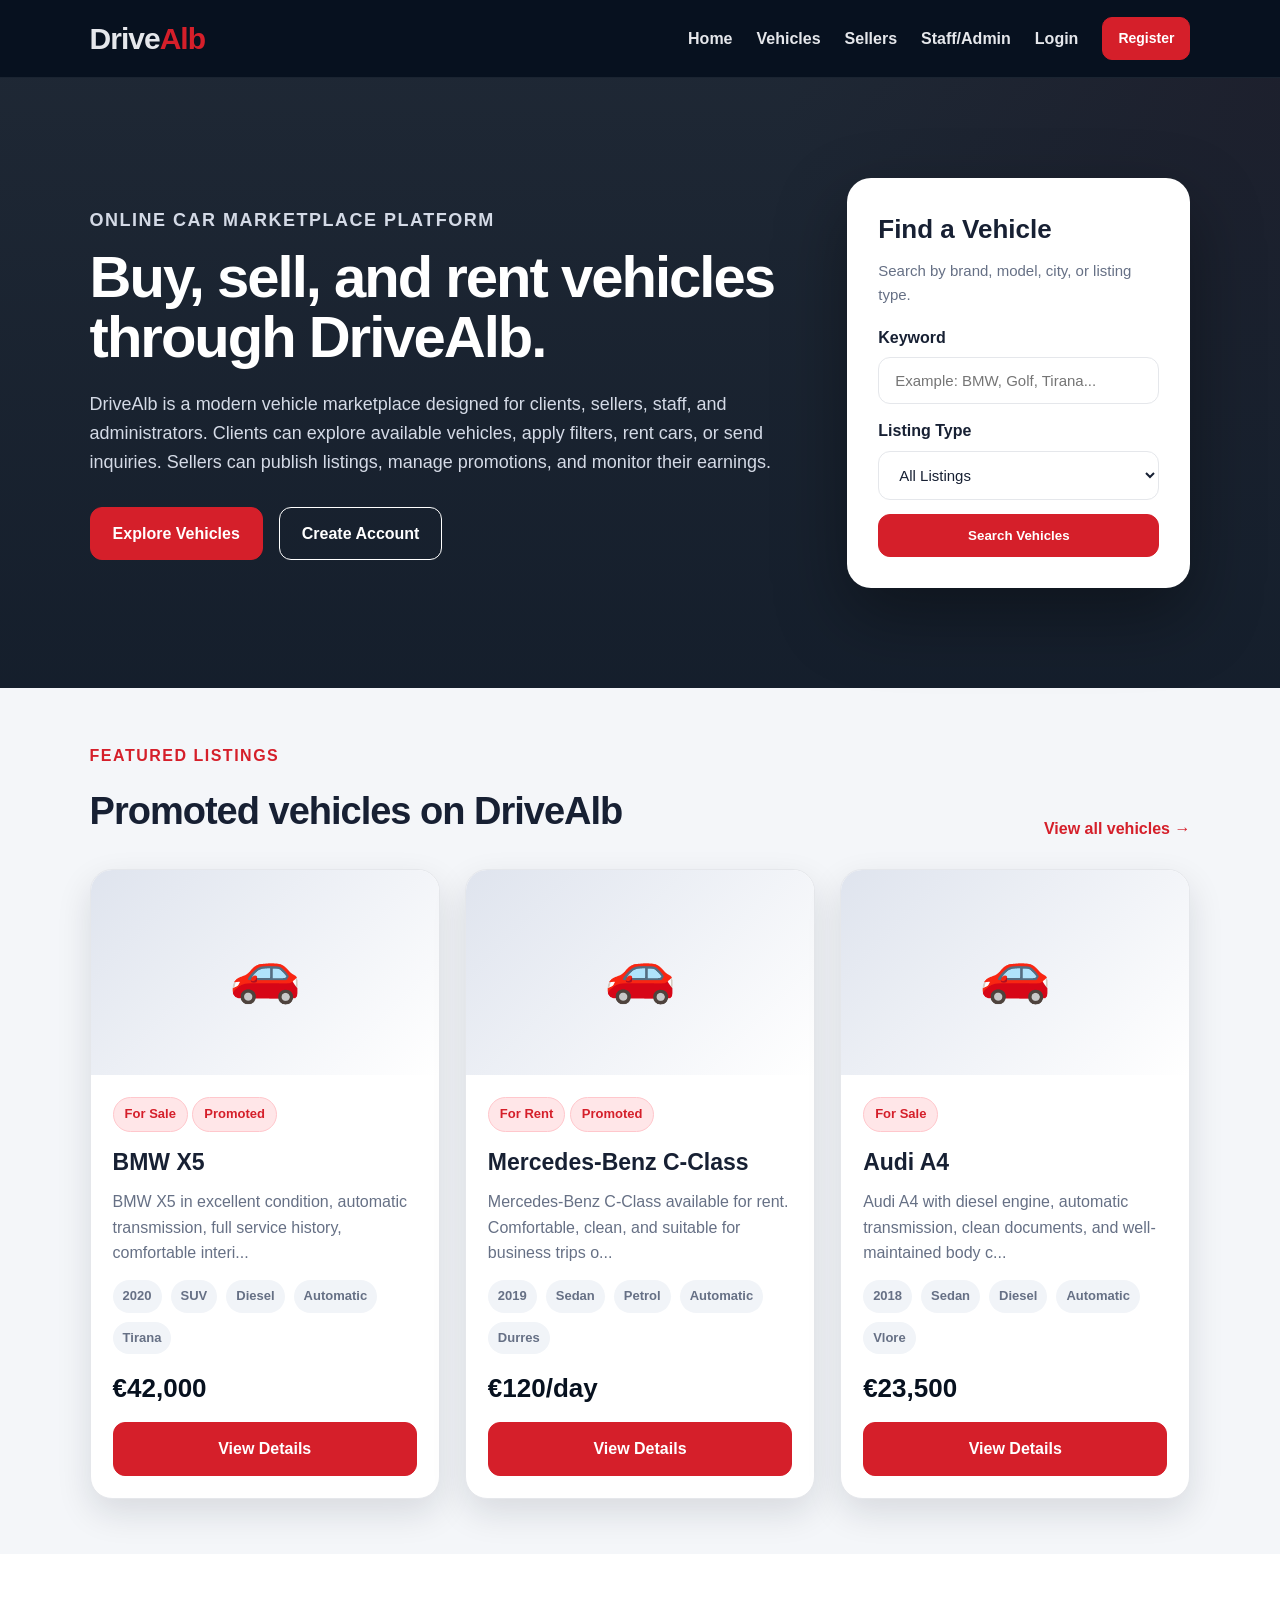
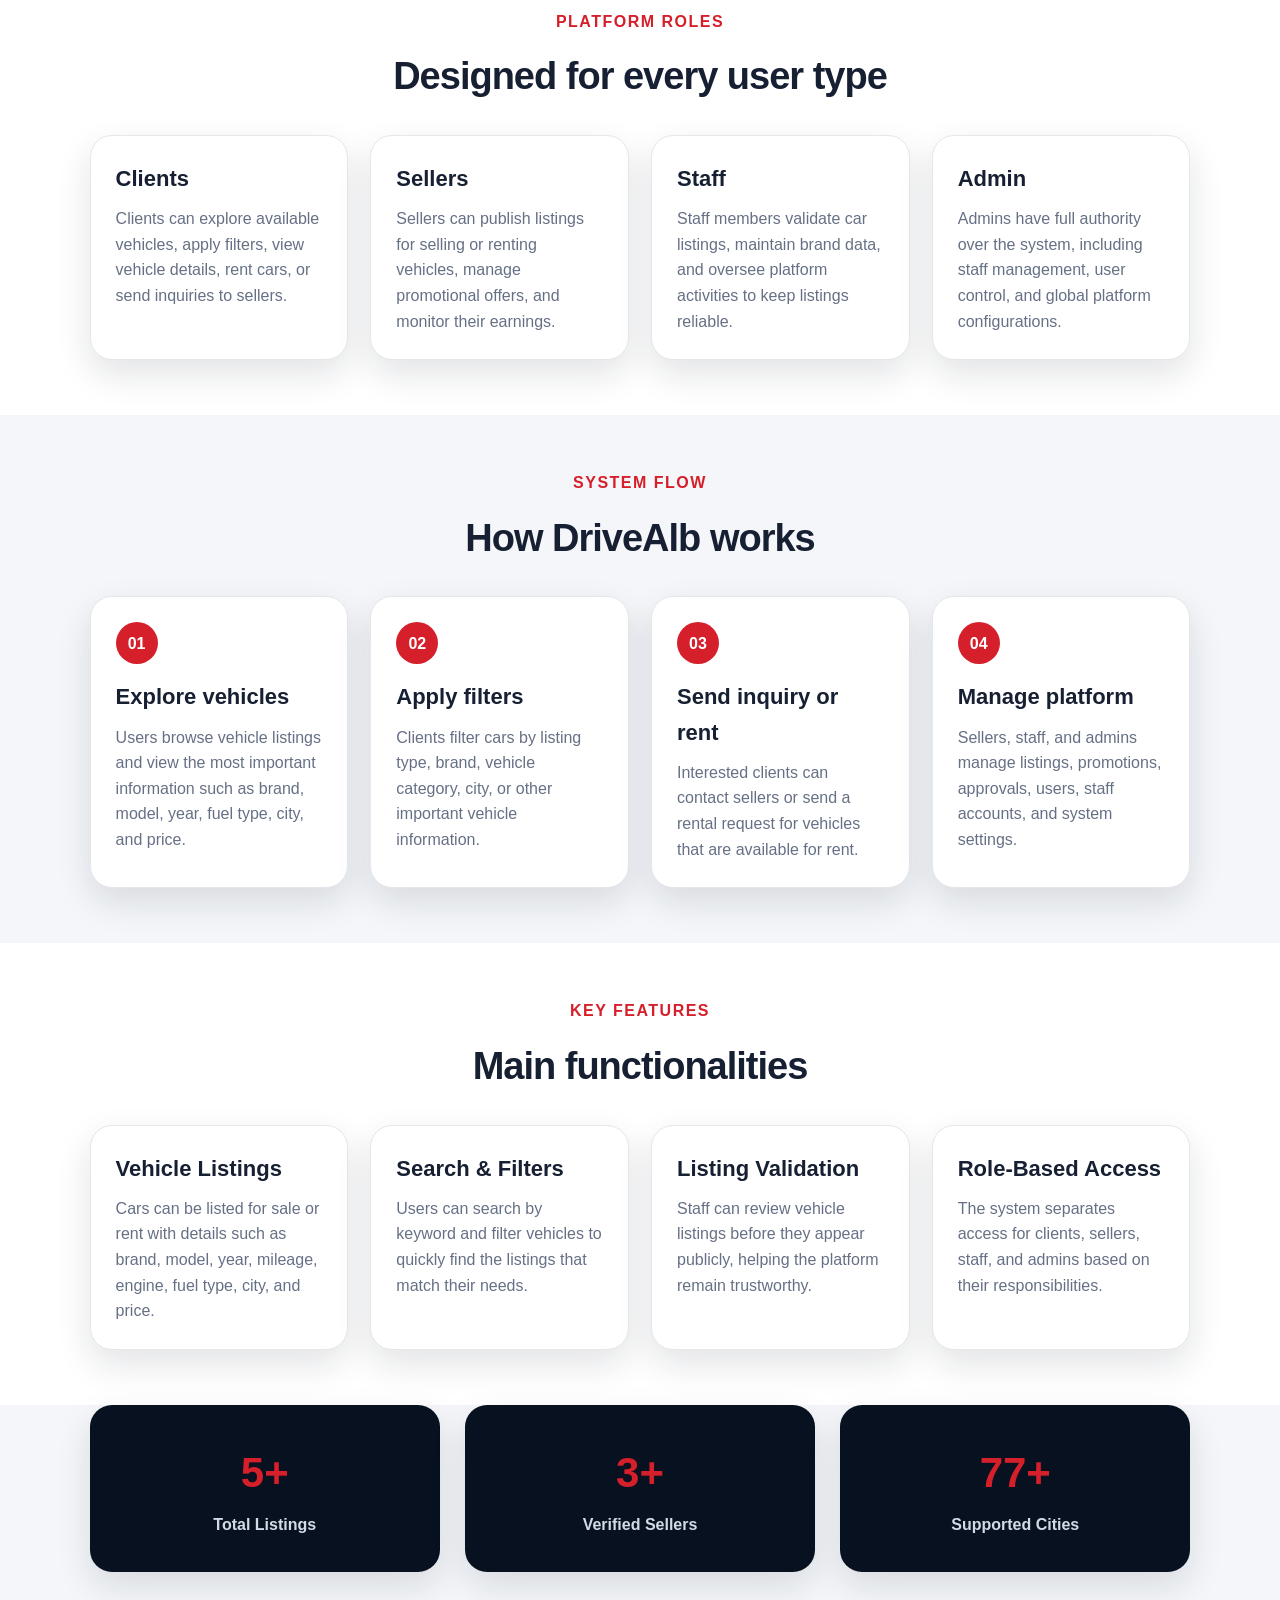
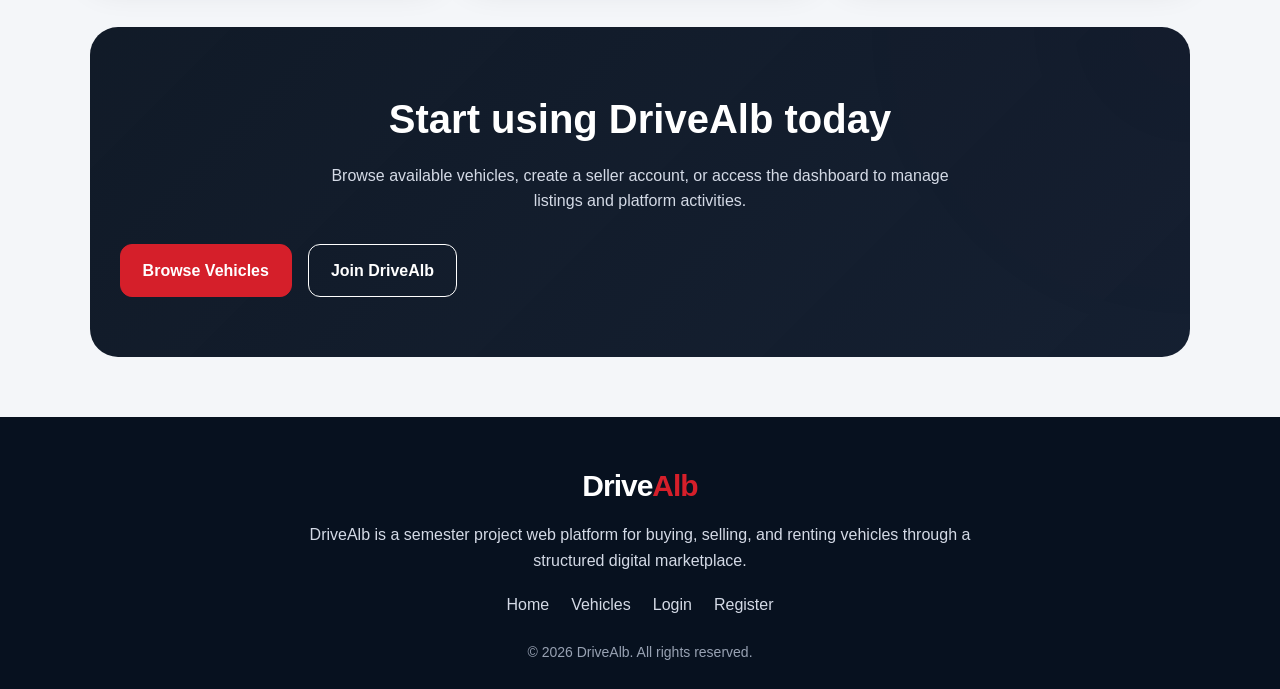
<file: frontend/index.html>
<!DOCTYPE html>
<html lang="en">
<head>
  <meta charset="UTF-8" />
  <meta name="viewport" content="width=device-width, initial-scale=1.0" />

  <title>DriveAlb | Online Car Marketplace Platform</title>

  <meta
    name="description"
    content="DriveAlb is an online car marketplace platform where clients can explore, buy, rent, and send inquiries for vehicles while sellers manage listings and promotions."
  />

  <link rel="stylesheet" href="styles/styles.css" />
</head>

<body>
  <!-- ===============================
       NAVBAR
       =============================== -->
  <header class="navbar">
    <a class="logo" href="index.html">
      Drive<span>Alb</span>
    </a>

    <nav class="nav-links">
      <a href="index.html">Home</a>
      <a href="pages/listings.html">Vehicles</a>
      <a href="pages/seller-dashboard.html">Sellers</a>
      <a href="pages/admin-dashboard.html">Staff/Admin</a>
      <a href="pages/login.html">Login</a>
      <a class="btn small" href="pages/register.html">Register</a>
    </nav>
  </header>

  <!-- ===============================
       MAIN CONTENT
       =============================== -->
  <main>
    <!-- HERO SECTION -->
    <section class="hero">
      <div class="hero-content">
        <p class="tag">Online Car Marketplace Platform</p>

        <h1>Buy, sell, and rent vehicles through DriveAlb.</h1>

        <p>
          DriveAlb is a modern vehicle marketplace designed for clients,
          sellers, staff, and administrators. Clients can explore available
          vehicles, apply filters, rent cars, or send inquiries. Sellers can
          publish listings, manage promotions, and monitor their earnings.
        </p>

        <div class="hero-buttons">
          <a class="btn" href="pages/listings.html">Explore Vehicles</a>
          <a class="btn btn-outline light-outline" href="pages/register.html">
            Create Account
          </a>
        </div>
      </div>

      <!-- QUICK SEARCH CARD -->
      <div class="search-card">
        <h2>Find a Vehicle</h2>
        <p>Search by brand, model, city, or listing type.</p>

        <label for="homeSearch">Keyword</label>
        <input
          id="homeSearch"
          type="text"
          placeholder="Example: BMW, Golf, Tirana..."
        />

        <label for="homeStatus">Listing Type</label>
        <select id="homeStatus">
          <option value="">All Listings</option>
          <option value="Sale">For Sale</option>
          <option value="Rent">For Rent</option>
        </select>

        <button class="btn full" onclick="goToSearch()">
          Search Vehicles
        </button>
      </div>
    </section>

    <!-- FEATURED LISTINGS -->
    <section class="section">
      <div class="section-title">
        <div>
          <p class="tag dark-tag">Featured Listings</p>
          <h2>Promoted vehicles on DriveAlb</h2>
        </div>

        <a href="pages/listings.html">View all vehicles →</a>
      </div>

      <div id="featuredCars" class="car-grid">
        <!-- Featured cars are loaded from js/main.js -->
      </div>
    </section>

    <!-- PLATFORM ROLES -->
    <section class="section light-section">
      <div class="section-title centered">
        <div>
          <p class="tag dark-tag">Platform Roles</p>
          <h2>Designed for every user type</h2>
        </div>
      </div>

      <div class="roles-grid">
        <article class="role-card">
          <h3>Clients</h3>
          <p>
            Clients can explore available vehicles, apply filters, view vehicle
            details, rent cars, or send inquiries to sellers.
          </p>
        </article>

        <article class="role-card">
          <h3>Sellers</h3>
          <p>
            Sellers can publish listings for selling or renting vehicles, manage
            promotional offers, and monitor their earnings.
          </p>
        </article>

        <article class="role-card">
          <h3>Staff</h3>
          <p>
            Staff members validate car listings, maintain brand data, and
            oversee platform activities to keep listings reliable.
          </p>
        </article>

        <article class="role-card">
          <h3>Admin</h3>
          <p>
            Admins have full authority over the system, including staff
            management, user control, and global platform configurations.
          </p>
        </article>
      </div>
    </section>

    <!-- HOW IT WORKS -->
    <section class="section">
      <div class="section-title centered">
        <div>
          <p class="tag dark-tag">System Flow</p>
          <h2>How DriveAlb works</h2>
        </div>
      </div>

      <div class="steps-grid">
        <article class="step-card">
          <span>01</span>
          <h3>Explore vehicles</h3>
          <p>
            Users browse vehicle listings and view the most important
            information such as brand, model, year, fuel type, city, and price.
          </p>
        </article>

        <article class="step-card">
          <span>02</span>
          <h3>Apply filters</h3>
          <p>
            Clients filter cars by listing type, brand, vehicle category, city,
            or other important vehicle information.
          </p>
        </article>

        <article class="step-card">
          <span>03</span>
          <h3>Send inquiry or rent</h3>
          <p>
            Interested clients can contact sellers or send a rental request for
            vehicles that are available for rent.
          </p>
        </article>

        <article class="step-card">
          <span>04</span>
          <h3>Manage platform</h3>
          <p>
            Sellers, staff, and admins manage listings, promotions, approvals,
            users, staff accounts, and system settings.
          </p>
        </article>
      </div>
    </section>

    <!-- FEATURE HIGHLIGHTS -->
    <section class="section light-section">
      <div class="section-title centered">
        <div>
          <p class="tag dark-tag">Key Features</p>
          <h2>Main functionalities</h2>
        </div>
      </div>

      <div class="roles-grid">
        <article class="role-card">
          <h3>Vehicle Listings</h3>
          <p>
            Cars can be listed for sale or rent with details such as brand,
            model, year, mileage, engine, fuel type, city, and price.
          </p>
        </article>

        <article class="role-card">
          <h3>Search & Filters</h3>
          <p>
            Users can search by keyword and filter vehicles to quickly find the
            listings that match their needs.
          </p>
        </article>

        <article class="role-card">
          <h3>Listing Validation</h3>
          <p>
            Staff can review vehicle listings before they appear publicly,
            helping the platform remain trustworthy.
          </p>
        </article>

        <article class="role-card">
          <h3>Role-Based Access</h3>
          <p>
            The system separates access for clients, sellers, staff, and admins
            based on their responsibilities.
          </p>
        </article>
      </div>
    </section>

    <!-- STATISTICS -->
    <section class="stats">
      <div>
        <strong id="totalListings">120+</strong>
        <span>Total Listings</span>
      </div>

      <div>
        <strong id="sellerCount">40+</strong>
        <span>Verified Sellers</span>
      </div>

      <div>
        <strong id="cityCount">70+</strong>
        <span>Supported Cities</span>
      </div>
    </section>

    <!-- CTA -->
    <section class="cta">
      <h2>Start using DriveAlb today</h2>

      <p>
        Browse available vehicles, create a seller account, or access the
        dashboard to manage listings and platform activities.
      </p>

      <div class="hero-buttons">
        <a class="btn" href="pages/listings.html">Browse Vehicles</a>
        <a class="btn btn-outline light-outline" href="pages/register.html">
          Join DriveAlb
        </a>
      </div>
    </section>
  </main>

  <!-- ===============================
       FOOTER
       =============================== -->
  <footer>
    <div class="footer-content">
      <a class="logo" href="index.html">
        Drive<span>Alb</span>
      </a>

      <p>
        DriveAlb is a semester project web platform for buying, selling, and
        renting vehicles through a structured digital marketplace.
      </p>

      <div class="footer-links">
        <a href="index.html">Home</a>
        <a href="pages/listings.html">Vehicles</a>
        <a href="pages/login.html">Login</a>
        <a href="pages/register.html">Register</a>
      </div>
    </div>

    <p class="copyright">
      © 2026 DriveAlb. All rights reserved.
    </p>
  </footer>

  <!-- JavaScript Files -->
  <script src="js/data.js"></script>
  <script src="js/main.js"></script>
</body>
</html>
</file>
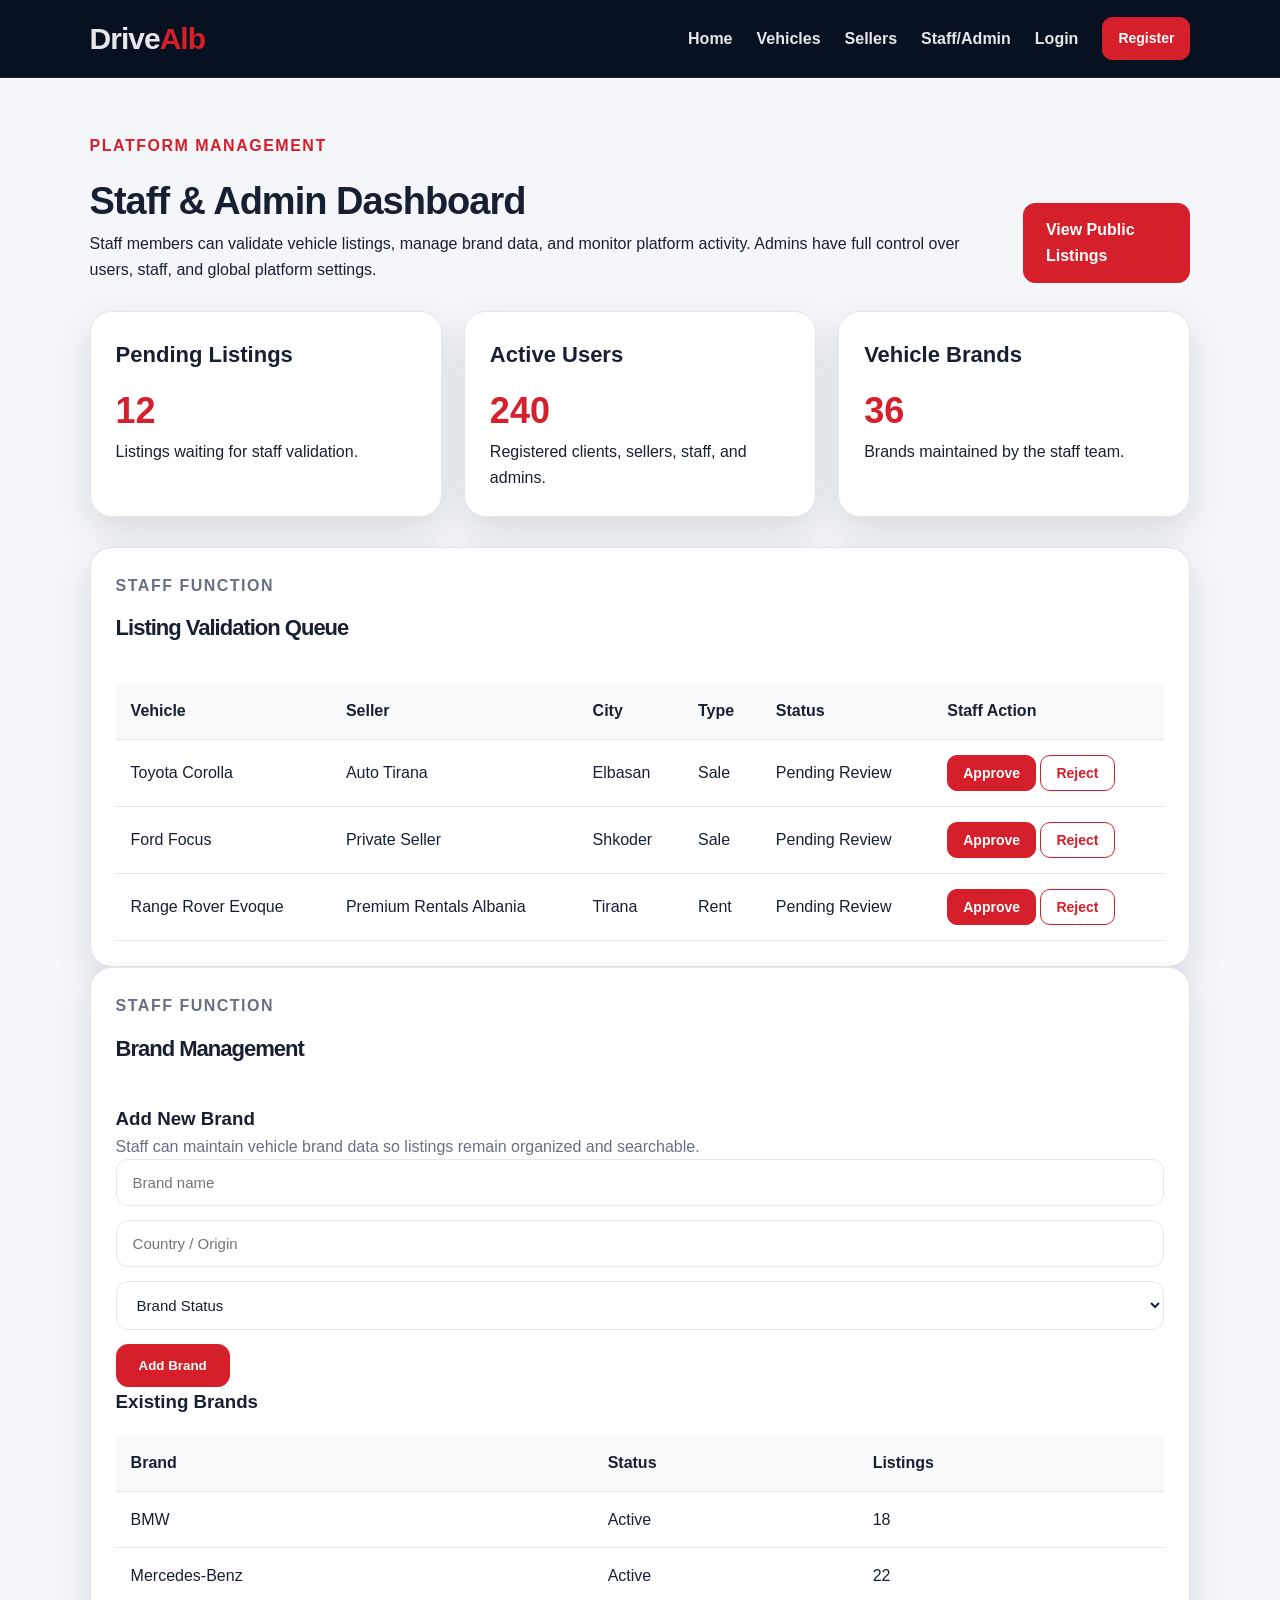
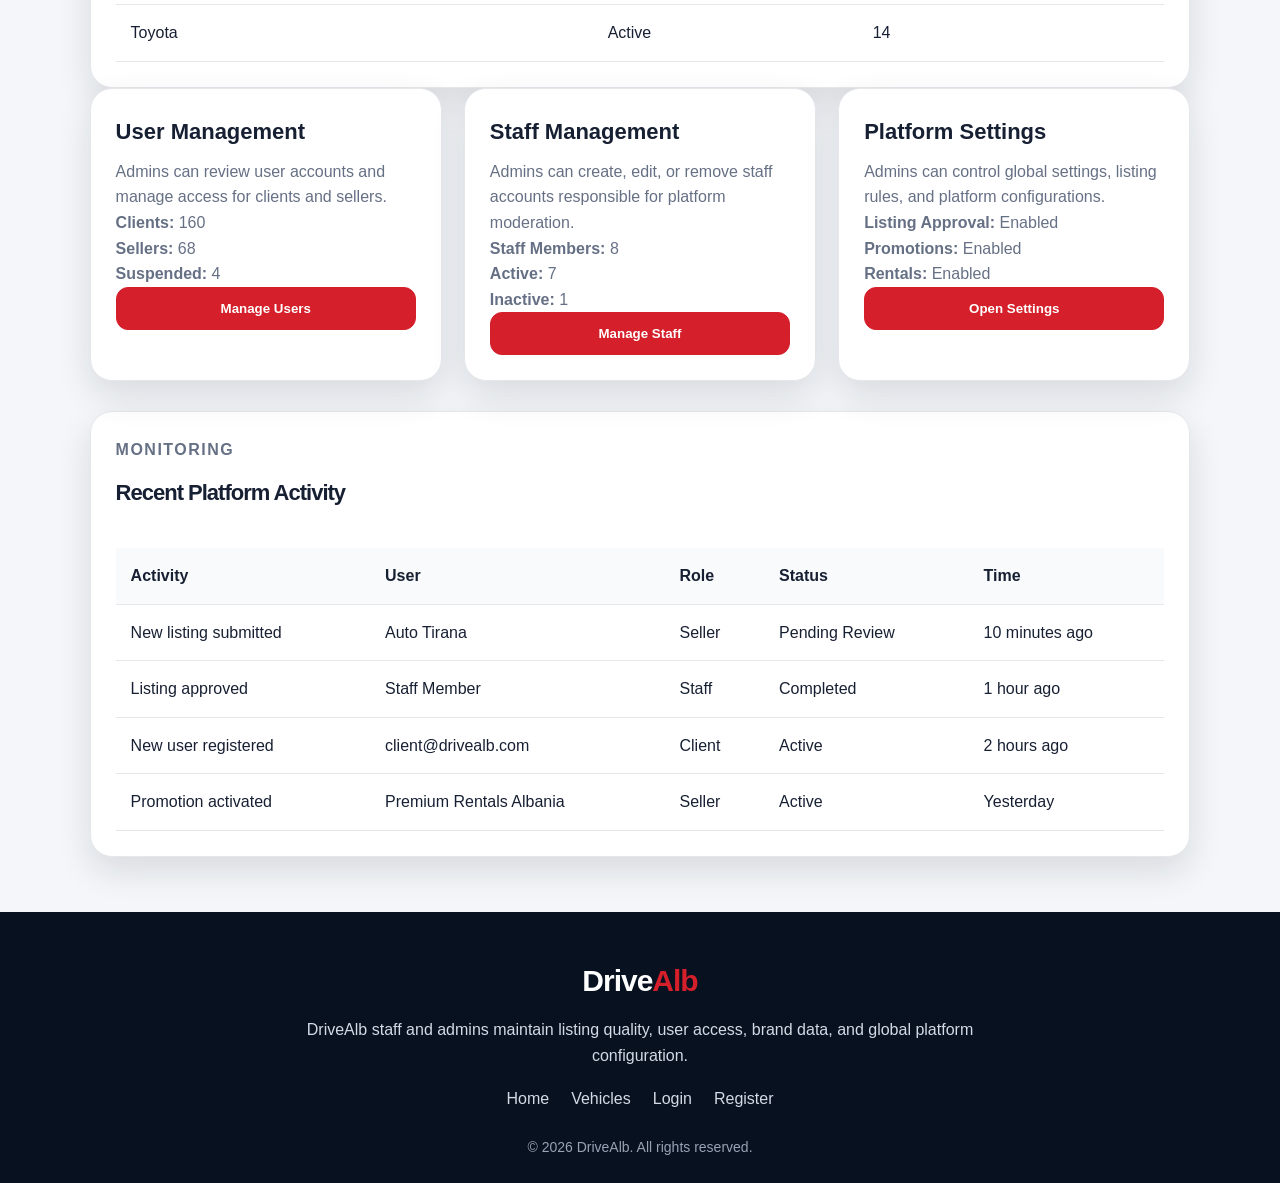
<file: frontend/pages/admin-dashboard.html>
<!DOCTYPE html>
<html lang="en">
<head>
  <meta charset="UTF-8" />
  <meta name="viewport" content="width=device-width, initial-scale=1.0" />

  <title>Staff & Admin Dashboard | DriveAlb</title>

  <meta
    name="description"
    content="DriveAlb staff and admin dashboard for validating listings, managing users, maintaining brands, managing staff, and controlling platform settings."
  />

  <link rel="stylesheet" href="../styles/styles.css" />
</head>

<body>
  <!-- NAVBAR -->
  <header class="navbar">
    <a class="logo" href="../index.html">
      Drive<span>Alb</span>
    </a>

    <nav class="nav-links">
      <a href="../index.html">Home</a>
      <a href="listings.html">Vehicles</a>
      <a href="seller-dashboard.html">Sellers</a>
      <a href="admin-dashboard.html">Staff/Admin</a>
      <a href="login.html">Login</a>
      <a class="btn small" href="register.html">Register</a>
    </nav>
  </header>

  <!-- MAIN CONTENT -->
  <main class="page">
    <!-- PAGE HEADER -->
    <section class="page-header">
      <div>
        <p class="tag dark-tag">Platform Management</p>
        <h1>Staff & Admin Dashboard</h1>
        <p>
          Staff members can validate vehicle listings, manage brand data, and
          monitor platform activity. Admins have full control over users, staff,
          and global platform settings.
        </p>
      </div>

      <a class="btn" href="listings.html">
        View Public Listings
      </a>
    </section>

    <!-- DASHBOARD STATS -->
    <section class="dashboard-grid">
      <article class="dashboard-card">
        <h3>Pending Listings</h3>
        <strong>12</strong>
        <p>Listings waiting for staff validation.</p>
      </article>

      <article class="dashboard-card">
        <h3>Active Users</h3>
        <strong>240</strong>
        <p>Registered clients, sellers, staff, and admins.</p>
      </article>

      <article class="dashboard-card">
        <h3>Vehicle Brands</h3>
        <strong>36</strong>
        <p>Brands maintained by the staff team.</p>
      </article>
    </section>

    <!-- LISTING VALIDATION -->
    <section class="panel">
      <div class="section-title">
        <div>
          <p class="tag dark-tag">Staff Function</p>
          <h2>Listing Validation Queue</h2>
        </div>
      </div>

      <table>
        <thead>
          <tr>
            <th>Vehicle</th>
            <th>Seller</th>
            <th>City</th>
            <th>Type</th>
            <th>Status</th>
            <th>Staff Action</th>
          </tr>
        </thead>

        <tbody>
          <tr>
            <td>Toyota Corolla</td>
            <td>Auto Tirana</td>
            <td>Elbasan</td>
            <td>Sale</td>
            <td>Pending Review</td>
            <td>
              <button class="btn btn-small" type="button">Approve</button>
              <button class="btn btn-outline btn-small" type="button">Reject</button>
            </td>
          </tr>

          <tr>
            <td>Ford Focus</td>
            <td>Private Seller</td>
            <td>Shkoder</td>
            <td>Sale</td>
            <td>Pending Review</td>
            <td>
              <button class="btn btn-small" type="button">Approve</button>
              <button class="btn btn-outline btn-small" type="button">Reject</button>
            </td>
          </tr>

          <tr>
            <td>Range Rover Evoque</td>
            <td>Premium Rentals Albania</td>
            <td>Tirana</td>
            <td>Rent</td>
            <td>Pending Review</td>
            <td>
              <button class="btn btn-small" type="button">Approve</button>
              <button class="btn btn-outline btn-small" type="button">Reject</button>
            </td>
          </tr>
        </tbody>
      </table>
    </section>

    <!-- BRAND MANAGEMENT -->
    <section class="panel">
      <div class="section-title">
        <div>
          <p class="tag dark-tag">Staff Function</p>
          <h2>Brand Management</h2>
        </div>
      </div>

      <div class="admin-two-column">
        <div>
          <h3>Add New Brand</h3>
          <p>
            Staff can maintain vehicle brand data so listings remain organized
            and searchable.
          </p>

          <form class="admin-form">
            <input type="text" placeholder="Brand name" />
            <input type="text" placeholder="Country / Origin" />

            <select>
              <option value="">Brand Status</option>
              <option value="Active">Active</option>
              <option value="Inactive">Inactive</option>
            </select>

            <button class="btn" type="button">
              Add Brand
            </button>
          </form>
        </div>

        <div>
          <h3>Existing Brands</h3>

          <table>
            <thead>
              <tr>
                <th>Brand</th>
                <th>Status</th>
                <th>Listings</th>
              </tr>
            </thead>

            <tbody>
              <tr>
                <td>BMW</td>
                <td>Active</td>
                <td>18</td>
              </tr>

              <tr>
                <td>Mercedes-Benz</td>
                <td>Active</td>
                <td>22</td>
              </tr>

              <tr>
                <td>Toyota</td>
                <td>Active</td>
                <td>14</td>
              </tr>
            </tbody>
          </table>
        </div>
      </div>
    </section>

    <!-- USERS AND STAFF MANAGEMENT -->
    <section class="dashboard-grid">
      <article class="panel">
        <h2>User Management</h2>
        <p>
          Admins can review user accounts and manage access for clients and
          sellers.
        </p>

        <div class="admin-action-box">
          <p><strong>Clients:</strong> 160</p>
          <p><strong>Sellers:</strong> 68</p>
          <p><strong>Suspended:</strong> 4</p>

          <button class="btn full" type="button">
            Manage Users
          </button>
        </div>
      </article>

      <article class="panel">
        <h2>Staff Management</h2>
        <p>
          Admins can create, edit, or remove staff accounts responsible for
          platform moderation.
        </p>

        <div class="admin-action-box">
          <p><strong>Staff Members:</strong> 8</p>
          <p><strong>Active:</strong> 7</p>
          <p><strong>Inactive:</strong> 1</p>

          <button class="btn full" type="button">
            Manage Staff
          </button>
        </div>
      </article>

      <article class="panel">
        <h2>Platform Settings</h2>
        <p>
          Admins can control global settings, listing rules, and platform
          configurations.
        </p>

        <div class="admin-action-box">
          <p><strong>Listing Approval:</strong> Enabled</p>
          <p><strong>Promotions:</strong> Enabled</p>
          <p><strong>Rentals:</strong> Enabled</p>

          <button class="btn full" type="button">
            Open Settings
          </button>
        </div>
      </article>
    </section>

    <!-- PLATFORM ACTIVITY -->
    <section class="panel">
      <div class="section-title">
        <div>
          <p class="tag dark-tag">Monitoring</p>
          <h2>Recent Platform Activity</h2>
        </div>
      </div>

      <table>
        <thead>
          <tr>
            <th>Activity</th>
            <th>User</th>
            <th>Role</th>
            <th>Status</th>
            <th>Time</th>
          </tr>
        </thead>

        <tbody>
          <tr>
            <td>New listing submitted</td>
            <td>Auto Tirana</td>
            <td>Seller</td>
            <td>Pending Review</td>
            <td>10 minutes ago</td>
          </tr>

          <tr>
            <td>Listing approved</td>
            <td>Staff Member</td>
            <td>Staff</td>
            <td>Completed</td>
            <td>1 hour ago</td>
          </tr>

          <tr>
            <td>New user registered</td>
            <td>client@drivealb.com</td>
            <td>Client</td>
            <td>Active</td>
            <td>2 hours ago</td>
          </tr>

          <tr>
            <td>Promotion activated</td>
            <td>Premium Rentals Albania</td>
            <td>Seller</td>
            <td>Active</td>
            <td>Yesterday</td>
          </tr>
        </tbody>
      </table>
    </section>
  </main>

  <!-- FOOTER -->
  <footer>
    <div class="footer-content">
      <a class="logo" href="../index.html">
        Drive<span>Alb</span>
      </a>

      <p>
        DriveAlb staff and admins maintain listing quality, user access, brand
        data, and global platform configuration.
      </p>

      <div class="footer-links">
        <a href="../index.html">Home</a>
        <a href="listings.html">Vehicles</a>
        <a href="login.html">Login</a>
        <a href="register.html">Register</a>
      </div>
    </div>

    <p class="copyright">
      © 2026 DriveAlb. All rights reserved.
    </p>
  </footer>
</body>
</html>
</file>
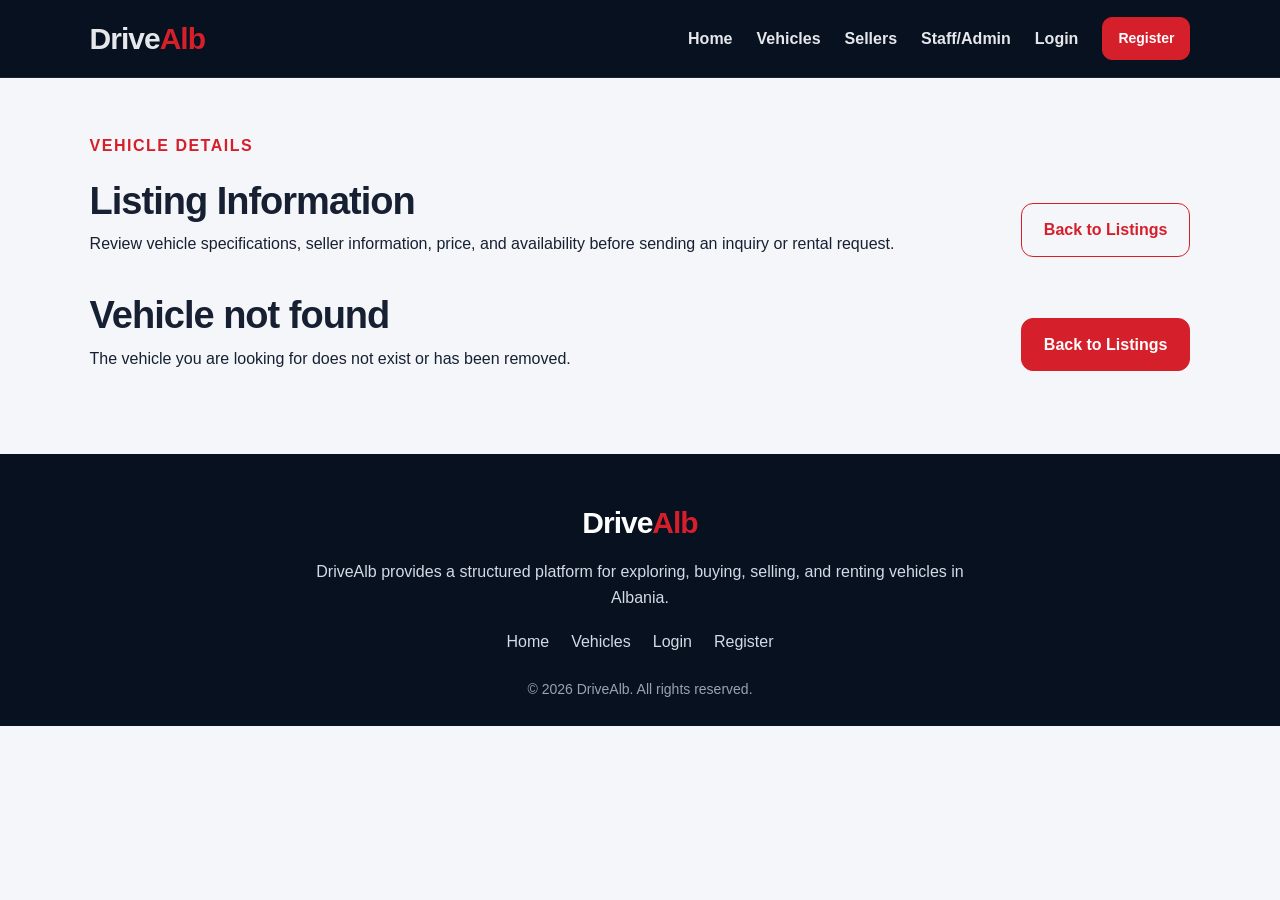
<file: frontend/pages/details.html>
<!DOCTYPE html>
<html lang="en">
<head>
  <meta charset="UTF-8" />
  <meta name="viewport" content="width=device-width, initial-scale=1.0" />

  <title>Vehicle Details | DriveAlb</title>

  <meta
    name="description"
    content="View full vehicle details on DriveAlb, including price, location, seller information, specifications, and listing type."
  />

  <link rel="stylesheet" href="../styles/styles.css" />
</head>

<body>
  <!-- NAVBAR -->
  <header class="navbar">
    <a class="logo" href="../index.html">
      Drive<span>Alb</span>
    </a>

    <nav class="nav-links">
      <a href="../index.html">Home</a>
      <a href="listings.html">Vehicles</a>
      <a href="seller-dashboard.html">Sellers</a>
      <a href="admin-dashboard.html">Staff/Admin</a>
      <a href="login.html">Login</a>
      <a class="btn small" href="register.html">Register</a>
    </nav>
  </header>

  <!-- MAIN CONTENT -->
  <main class="page">
    <section class="page-header">
      <div>
        <p class="tag dark-tag">Vehicle Details</p>
        <h1>Listing Information</h1>
        <p>
          Review vehicle specifications, seller information, price, and
          availability before sending an inquiry or rental request.
        </p>
      </div>

      <a class="btn btn-outline" href="listings.html">
        Back to Listings
      </a>
    </section>

    <!-- VEHICLE DETAILS LOADED BY details.js -->
    <section id="carDetails">
      <p class="empty-message">Loading vehicle details...</p>
    </section>
  </main>

  <!-- FOOTER -->
  <footer>
    <div class="footer-content">
      <a class="logo" href="../index.html">
        Drive<span>Alb</span>
      </a>

      <p>
        DriveAlb provides a structured platform for exploring, buying, selling,
        and renting vehicles in Albania.
      </p>

      <div class="footer-links">
        <a href="../index.html">Home</a>
        <a href="listings.html">Vehicles</a>
        <a href="login.html">Login</a>
        <a href="register.html">Register</a>
      </div>
    </div>

    <p class="copyright">
      © 2026 DriveAlb. All rights reserved.
    </p>
  </footer>

  <!-- JAVASCRIPT -->
  <script src="../js/data.js"></script>
  <script src="../js/details.js"></script>
</body>
</html>
</file>
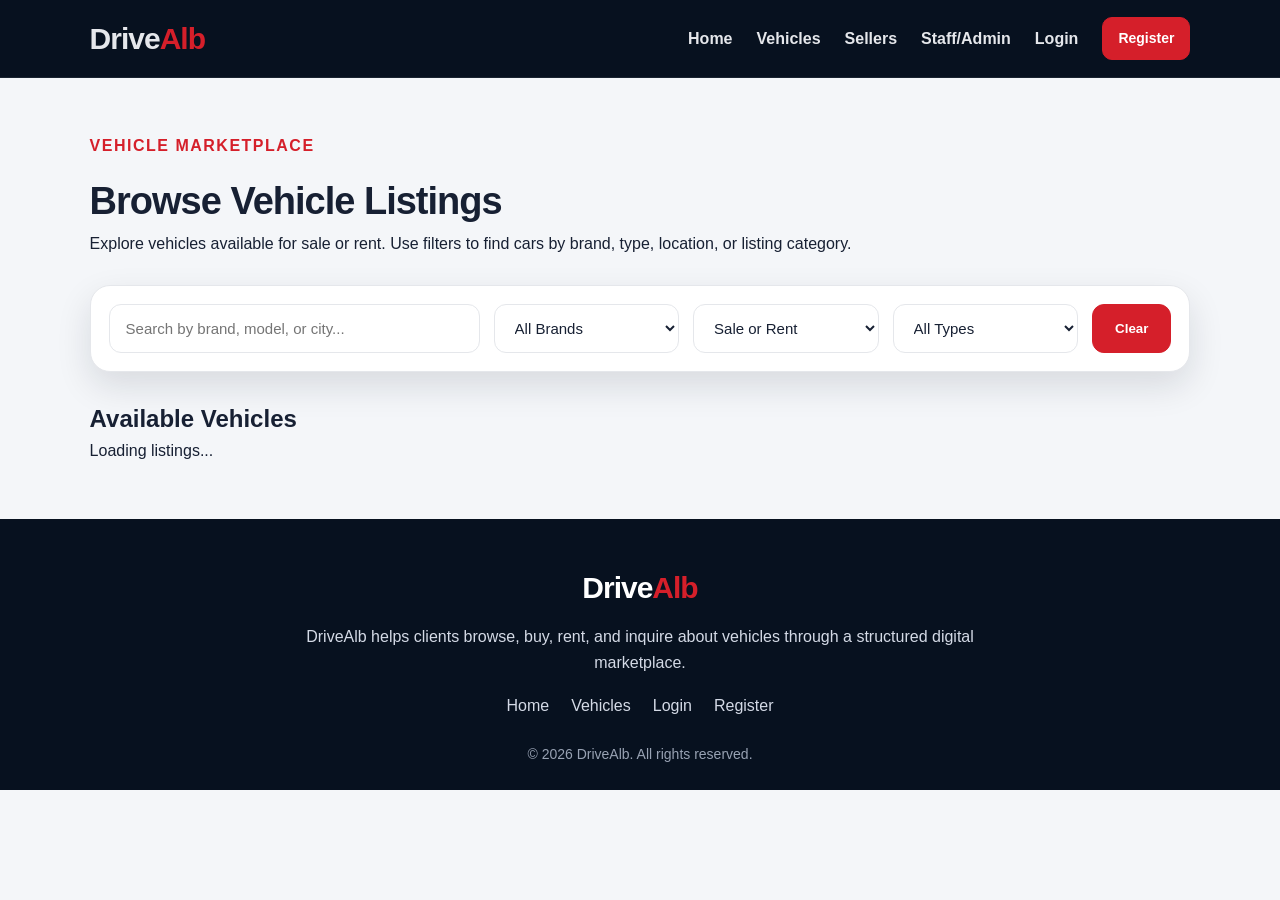
<file: frontend/pages/listings.html>
<!DOCTYPE html>
<html lang="en">
<head>
  <meta charset="UTF-8" />
  <meta name="viewport" content="width=device-width, initial-scale=1.0" />

  <title>Vehicle Listings | DriveAlb</title>

  <meta
    name="description"
    content="Browse, search, and filter vehicle listings on DriveAlb. Find cars for sale or rent in Albania."
  />

  <link rel="stylesheet" href="../styles/styles.css" />
</head>

<body>
  <!-- NAVBAR -->
  <header class="navbar">
    <a class="logo" href="../index.html">
      Drive<span>Alb</span>
    </a>

    <nav class="nav-links">
      <a href="../index.html">Home</a>
      <a href="listings.html">Vehicles</a>
      <a href="seller-dashboard.html">Sellers</a>
      <a href="admin-dashboard.html">Staff/Admin</a>
      <a href="login.html">Login</a>
      <a class="btn small" href="register.html">Register</a>
    </nav>
  </header>

  <!-- MAIN CONTENT -->
  <main class="page">
    <!-- PAGE HEADER -->
    <section class="page-header">
      <div>
        <p class="tag dark-tag">Vehicle Marketplace</p>
        <h1>Browse Vehicle Listings</h1>
        <p>
          Explore vehicles available for sale or rent. Use filters to find cars
          by brand, type, location, or listing category.
        </p>
      </div>
    </section>

    <!-- FILTERS -->
    <section class="filters">
      <input
        id="searchInput"
        type="text"
        placeholder="Search by brand, model, or city..."
      />

      <select id="brandFilter">
        <option value="">All Brands</option>
      </select>

      <select id="statusFilter">
        <option value="">Sale or Rent</option>
        <option value="Sale">For Sale</option>
        <option value="Rent">For Rent</option>
      </select>

      <select id="typeFilter">
        <option value="">All Types</option>
        <option value="SUV">SUV</option>
        <option value="Sedan">Sedan</option>
        <option value="Hatchback">Hatchback</option>
        <option value="Coupe">Coupe</option>
        <option value="Convertible">Convertible</option>
        <option value="Pickup">Pickup</option>
        <option value="Van">Van</option>
      </select>

      <button class="btn" onclick="clearFilters()">
        Clear
      </button>
    </section>

    <!-- LISTINGS SUMMARY -->
    <section class="listings-summary">
      <div>
        <h2>Available Vehicles</h2>
        <p id="resultsCount">Loading listings...</p>
      </div>
    </section>

    <!-- VEHICLE LISTINGS -->
    <section>
      <div id="carsContainer" class="car-grid">
        <!-- Vehicle cards are loaded from js/listings.js -->
      </div>
    </section>
  </main>

  <!-- FOOTER -->
  <footer>
    <div class="footer-content">
      <a class="logo" href="../index.html">
        Drive<span>Alb</span>
      </a>

      <p>
        DriveAlb helps clients browse, buy, rent, and inquire about vehicles
        through a structured digital marketplace.
      </p>

      <div class="footer-links">
        <a href="../index.html">Home</a>
        <a href="listings.html">Vehicles</a>
        <a href="login.html">Login</a>
        <a href="register.html">Register</a>
      </div>
    </div>

    <p class="copyright">
      © 2026 DriveAlb. All rights reserved.
    </p>
  </footer>

  <!-- JAVASCRIPT -->
  <script src="../js/data.js"></script>
  <script src="../js/listings.js"></script>
</body>
</html>
</file>
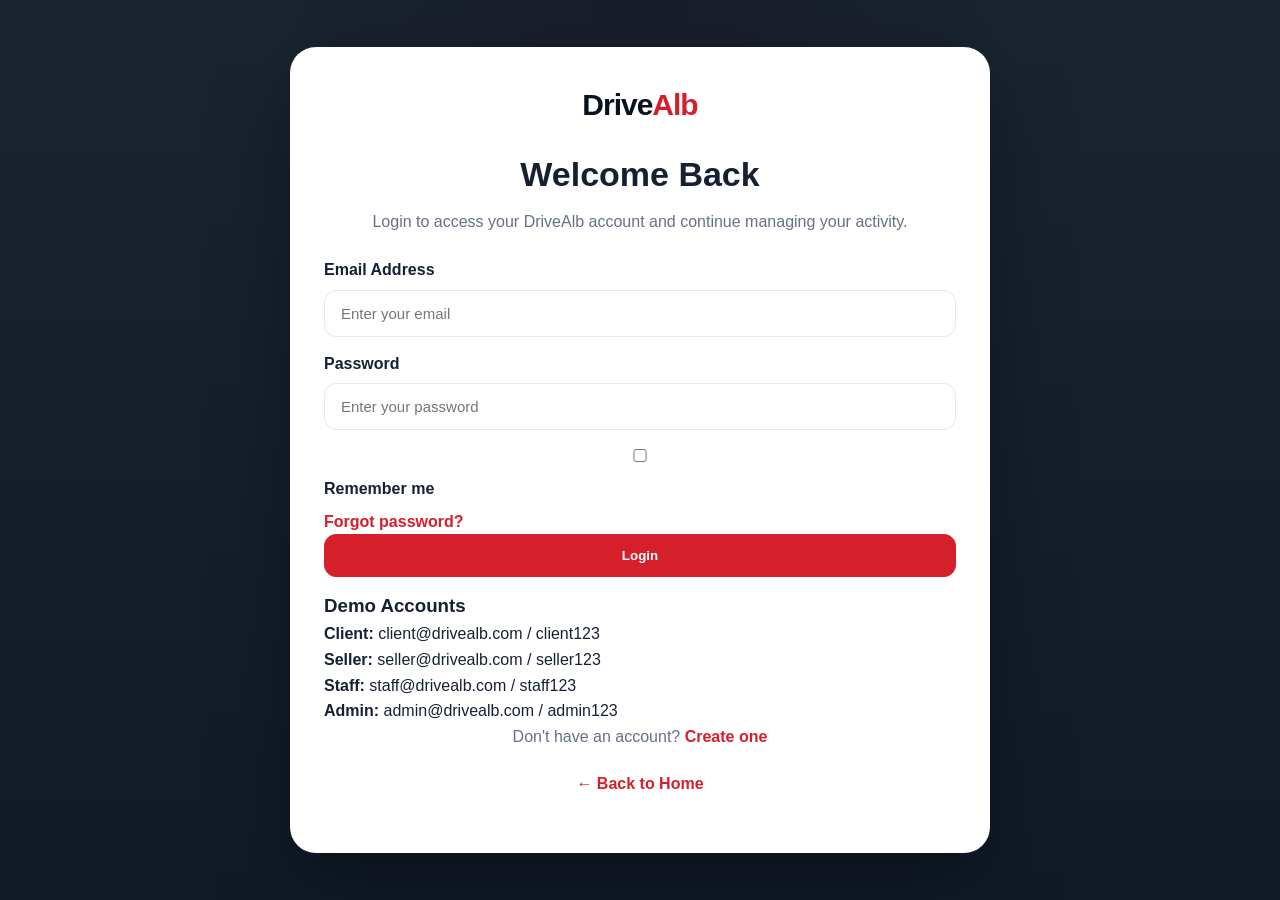
<file: frontend/pages/login.html>
<!DOCTYPE html>
<html lang="en">
<head>
  <meta charset="UTF-8" />
  <meta name="viewport" content="width=device-width, initial-scale=1.0" />

  <title>Login | DriveAlb</title>

  <meta
    name="description"
    content="Login to DriveAlb to access client, seller, staff, or admin features."
  />

  <link rel="stylesheet" href="../styles/styles.css" />
</head>

<body class="auth">
  <main class="auth-card">
    <a class="logo" href="../index.html">
      Drive<span>Alb</span>
    </a>

    <h1>Welcome Back</h1>

    <p>
      Login to access your DriveAlb account and continue managing your activity.
    </p>

    <form id="loginForm">
      <label for="email">Email Address</label>
      <input
        id="email"
        type="email"
        placeholder="Enter your email"
        required
      />

      <label for="password">Password</label>
      <input
        id="password"
        type="password"
        placeholder="Enter your password"
        required
      />

      <div class="auth-options">
        <label class="checkbox">
          <input type="checkbox" />
          <span>Remember me</span>
        </label>

        <a href="#">Forgot password?</a>
      </div>

      <button class="btn full" type="submit">
        Login
      </button>

      <p id="authMessage" class="message"></p>
    </form>

    <div class="demo-box">
      <h3>Demo Accounts</h3>
      <p><strong>Client:</strong> client@drivealb.com / client123</p>
      <p><strong>Seller:</strong> seller@drivealb.com / seller123</p>
      <p><strong>Staff:</strong> staff@drivealb.com / staff123</p>
      <p><strong>Admin:</strong> admin@drivealb.com / admin123</p>
    </div>

    <p class="auth-bottom-text">
      Don't have an account?
      <a href="register.html">Create one</a>
    </p>

    <p class="auth-bottom-text">
      <a href="../index.html">← Back to Home</a>
    </p>
  </main>

  <script src="../js/auth.js"></script>
</body>
</html>
</file>
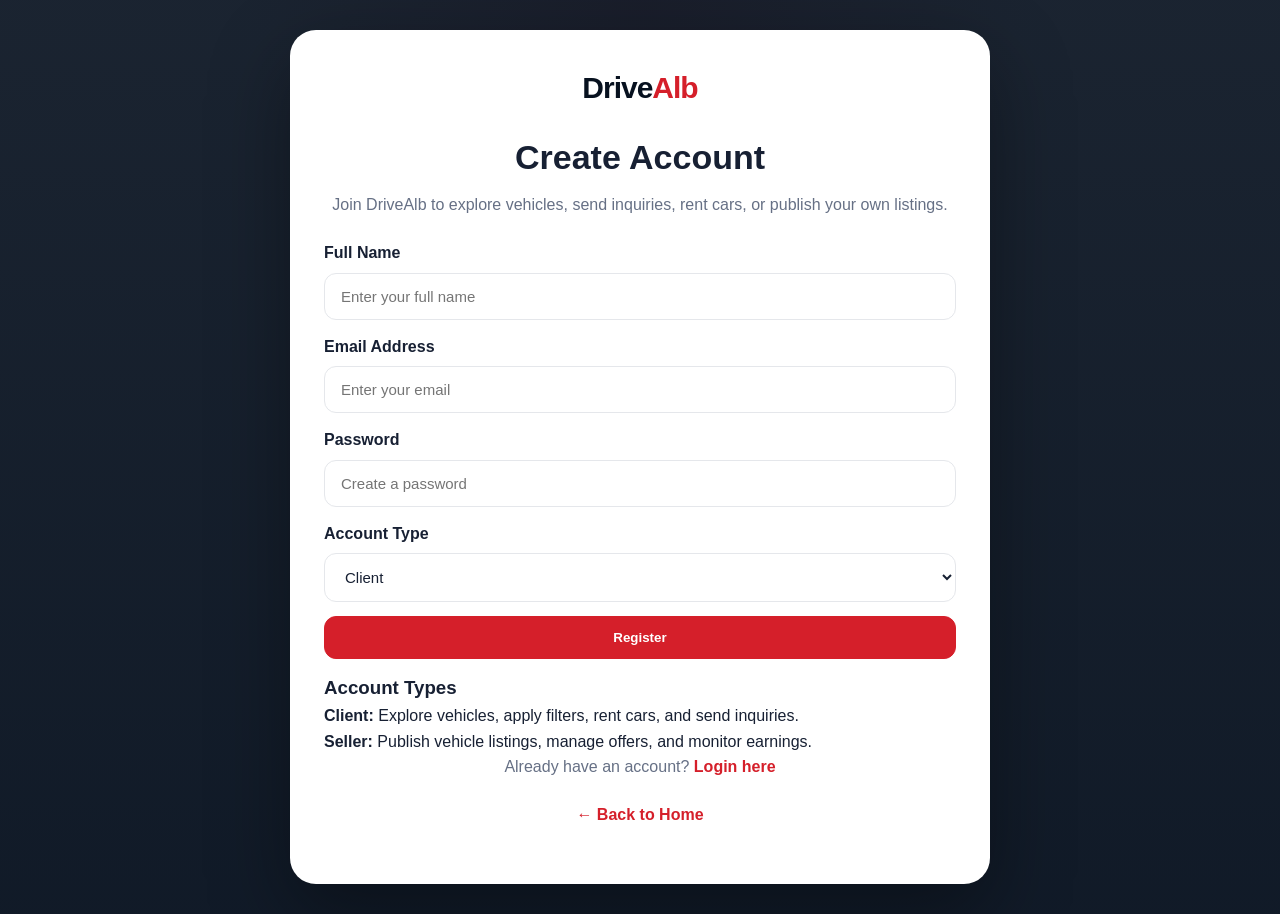
<file: frontend/pages/register.html>
<!DOCTYPE html>
<html lang="en">
<head>
  <meta charset="UTF-8" />
  <meta name="viewport" content="width=device-width, initial-scale=1.0" />

  <title>Register | DriveAlb</title>

  <meta
    name="description"
    content="Create a DriveAlb account as a client or seller to explore, rent, sell, or manage vehicles."
  />

  <link rel="stylesheet" href="../styles/styles.css" />
</head>

<body class="auth">
  <main class="auth-card">
    <a class="logo" href="../index.html">
      Drive<span>Alb</span>
    </a>

    <h1>Create Account</h1>

    <p>
      Join DriveAlb to explore vehicles, send inquiries, rent cars, or publish
      your own listings.
    </p>

    <form id="registerForm">
      <label for="name">Full Name</label>
      <input
        id="name"
        type="text"
        placeholder="Enter your full name"
        required
      />

      <label for="email">Email Address</label>
      <input
        id="email"
        type="email"
        placeholder="Enter your email"
        required
      />

      <label for="password">Password</label>
      <input
        id="password"
        type="password"
        placeholder="Create a password"
        required
      />

      <label for="role">Account Type</label>
      <select id="role" required>
        <option value="client">Client</option>
        <option value="seller">Seller</option>
      </select>

      <button class="btn full" type="submit">
        Register
      </button>

      <p id="authMessage" class="message"></p>
    </form>

    <div class="demo-box">
      <h3>Account Types</h3>
      <p>
        <strong>Client:</strong> Explore vehicles, apply filters, rent cars, and
        send inquiries.
      </p>
      <p>
        <strong>Seller:</strong> Publish vehicle listings, manage offers, and
        monitor earnings.
      </p>
    </div>

    <p class="auth-bottom-text">
      Already have an account?
      <a href="login.html">Login here</a>
    </p>

    <p class="auth-bottom-text">
      <a href="../index.html">← Back to Home</a>
    </p>
  </main>

  <script src="../js/auth.js"></script>
</body>
</html>
</file>
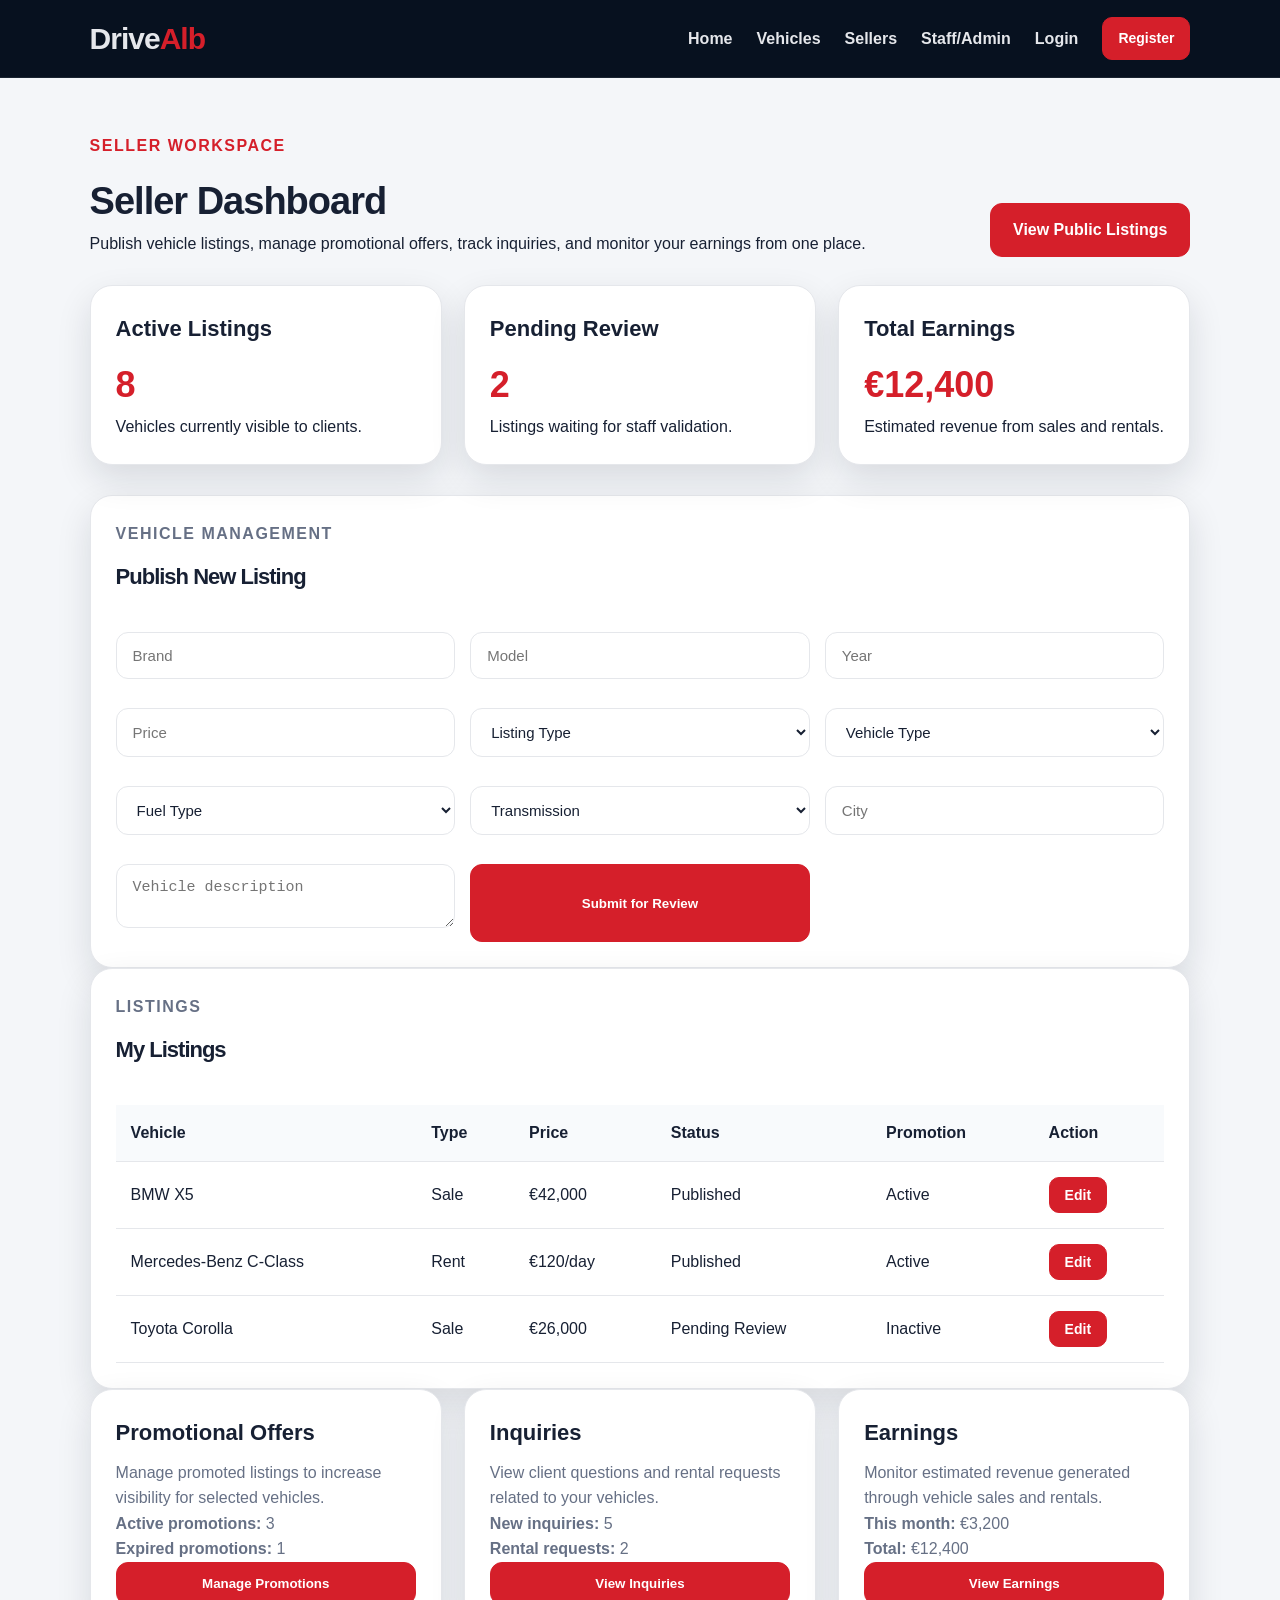
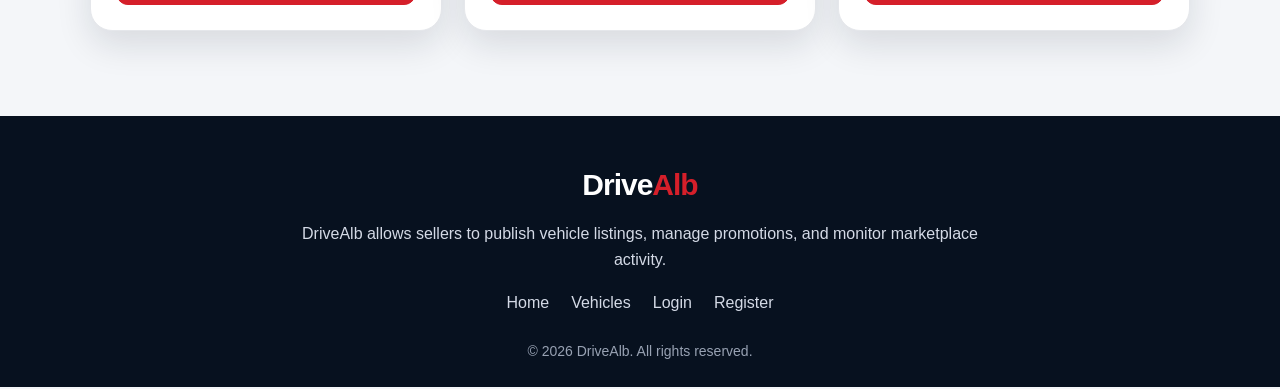
<file: frontend/pages/seller-dashboard.html>
<!DOCTYPE html>
<html lang="en">
<head>
  <meta charset="UTF-8" />
  <meta name="viewport" content="width=device-width, initial-scale=1.0" />

  <title>Seller Dashboard | DriveAlb</title>

  <meta
    name="description"
    content="Seller dashboard for DriveAlb, where sellers can publish listings, manage offers, and monitor earnings."
  />

  <link rel="stylesheet" href="../styles/styles.css" />
</head>

<body>
  <!-- NAVBAR -->
  <header class="navbar">
    <a class="logo" href="../index.html">
      Drive<span>Alb</span>
    </a>

    <nav class="nav-links">
      <a href="../index.html">Home</a>
      <a href="listings.html">Vehicles</a>
      <a href="seller-dashboard.html">Sellers</a>
      <a href="admin-dashboard.html">Staff/Admin</a>
      <a href="login.html">Login</a>
      <a class="btn small" href="register.html">Register</a>
    </nav>
  </header>

  <!-- MAIN CONTENT -->
  <main class="page">
    <!-- PAGE HEADER -->
    <section class="page-header">
      <div>
        <p class="tag dark-tag">Seller Workspace</p>
        <h1>Seller Dashboard</h1>
        <p>
          Publish vehicle listings, manage promotional offers, track inquiries,
          and monitor your earnings from one place.
        </p>
      </div>

      <a class="btn" href="listings.html">
        View Public Listings
      </a>
    </section>

    <!-- SELLER STATS -->
    <section class="dashboard-grid">
      <article class="dashboard-card">
        <h3>Active Listings</h3>
        <strong>8</strong>
        <p>Vehicles currently visible to clients.</p>
      </article>

      <article class="dashboard-card">
        <h3>Pending Review</h3>
        <strong>2</strong>
        <p>Listings waiting for staff validation.</p>
      </article>

      <article class="dashboard-card">
        <h3>Total Earnings</h3>
        <strong>€12,400</strong>
        <p>Estimated revenue from sales and rentals.</p>
      </article>
    </section>

    <!-- CREATE LISTING -->
    <section class="panel">
      <div class="section-title">
        <div>
          <p class="tag dark-tag">Vehicle Management</p>
          <h2>Publish New Listing</h2>
        </div>
      </div>

      <form class="form-grid">
        <input type="text" placeholder="Brand" />
        <input type="text" placeholder="Model" />
        <input type="number" placeholder="Year" />

        <input type="number" placeholder="Price" />

        <select>
          <option value="">Listing Type</option>
          <option value="Sale">For Sale</option>
          <option value="Rent">For Rent</option>
        </select>

        <select>
          <option value="">Vehicle Type</option>
          <option value="SUV">SUV</option>
          <option value="Sedan">Sedan</option>
          <option value="Hatchback">Hatchback</option>
          <option value="Coupe">Coupe</option>
          <option value="Van">Van</option>
        </select>

        <select>
          <option value="">Fuel Type</option>
          <option value="Diesel">Diesel</option>
          <option value="Petrol">Petrol</option>
          <option value="Hybrid">Hybrid</option>
          <option value="Electric">Electric</option>
        </select>

        <select>
          <option value="">Transmission</option>
          <option value="Manual">Manual</option>
          <option value="Automatic">Automatic</option>
        </select>

        <input type="text" placeholder="City" />

        <textarea placeholder="Vehicle description"></textarea>

        <button class="btn" type="button">
          Submit for Review
        </button>
      </form>
    </section>

    <!-- LISTING MANAGEMENT -->
    <section class="panel">
      <div class="section-title">
        <div>
          <p class="tag dark-tag">Listings</p>
          <h2>My Listings</h2>
        </div>
      </div>

      <table>
        <thead>
          <tr>
            <th>Vehicle</th>
            <th>Type</th>
            <th>Price</th>
            <th>Status</th>
            <th>Promotion</th>
            <th>Action</th>
          </tr>
        </thead>

        <tbody>
          <tr>
            <td>BMW X5</td>
            <td>Sale</td>
            <td>€42,000</td>
            <td>Published</td>
            <td>Active</td>
            <td>
              <button class="btn btn-small">Edit</button>
            </td>
          </tr>

          <tr>
            <td>Mercedes-Benz C-Class</td>
            <td>Rent</td>
            <td>€120/day</td>
            <td>Published</td>
            <td>Active</td>
            <td>
              <button class="btn btn-small">Edit</button>
            </td>
          </tr>

          <tr>
            <td>Toyota Corolla</td>
            <td>Sale</td>
            <td>€26,000</td>
            <td>Pending Review</td>
            <td>Inactive</td>
            <td>
              <button class="btn btn-small">Edit</button>
            </td>
          </tr>
        </tbody>
      </table>
    </section>

    <!-- PROMOTIONS AND EARNINGS -->
    <section class="dashboard-grid">
      <article class="panel">
        <h2>Promotional Offers</h2>
        <p>
          Manage promoted listings to increase visibility for selected vehicles.
        </p>

        <div class="seller-action-box">
          <p><strong>Active promotions:</strong> 3</p>
          <p><strong>Expired promotions:</strong> 1</p>
          <button class="btn full" type="button">
            Manage Promotions
          </button>
        </div>
      </article>

      <article class="panel">
        <h2>Inquiries</h2>
        <p>
          View client questions and rental requests related to your vehicles.
        </p>

        <div class="seller-action-box">
          <p><strong>New inquiries:</strong> 5</p>
          <p><strong>Rental requests:</strong> 2</p>
          <button class="btn full" type="button">
            View Inquiries
          </button>
        </div>
      </article>

      <article class="panel">
        <h2>Earnings</h2>
        <p>
          Monitor estimated revenue generated through vehicle sales and rentals.
        </p>

        <div class="seller-action-box">
          <p><strong>This month:</strong> €3,200</p>
          <p><strong>Total:</strong> €12,400</p>
          <button class="btn full" type="button">
            View Earnings
          </button>
        </div>
      </article>
    </section>
  </main>

  <!-- FOOTER -->
  <footer>
    <div class="footer-content">
      <a class="logo" href="../index.html">
        Drive<span>Alb</span>
      </a>

      <p>
        DriveAlb allows sellers to publish vehicle listings, manage promotions,
        and monitor marketplace activity.
      </p>

      <div class="footer-links">
        <a href="../index.html">Home</a>
        <a href="listings.html">Vehicles</a>
        <a href="login.html">Login</a>
        <a href="register.html">Register</a>
      </div>
    </div>

    <p class="copyright">
      © 2026 DriveAlb. All rights reserved.
    </p>
  </footer>
</body>
</html>
</file>
<file: frontend/styles/styles.css>
/* =========================
   DriveAlb Global Styling
   Inspired by modern car marketplace UI
   ========================= */

* {
  box-sizing: border-box;
  margin: 0;
  padding: 0;
}

:root {
  --primary-dark: #07111f;
  --secondary-dark: #101b2d;
  --card-dark: #142033;
  --accent-red: #d51f2a;
  --accent-red-dark: #b81822;
  --text-dark: #172033;
  --text-muted: #667085;
  --text-light: #f8fafc;
  --border-light: #e5e7eb;
  --bg-light: #f4f6f9;
  --white: #ffffff;
  --shadow: 0 14px 35px rgba(15, 23, 42, 0.12);
  --radius: 18px;
}

body {
  font-family: Arial, Helvetica, sans-serif;
  background: var(--bg-light);
  color: var(--text-dark);
  line-height: 1.6;
}

a {
  text-decoration: none;
  color: inherit;
}

button,
input,
select {
  font-family: inherit;
}

/* =========================
   Navbar
   ========================= */

.navbar {
  min-height: 78px;
  background: var(--primary-dark);
  color: var(--text-light);
  display: flex;
  align-items: center;
  justify-content: space-between;
  padding: 0 7%;
  border-bottom: 1px solid rgba(255, 255, 255, 0.08);
  position: sticky;
  top: 0;
  z-index: 100;
}

.logo {
  font-size: 30px;
  font-weight: 900;
  letter-spacing: -1px;
}

.logo span {
  color: var(--accent-red);
}

.navbar nav,
.nav-links {
  display: flex;
  align-items: center;
  gap: 24px;
}

.navbar a {
  font-weight: 600;
  color: #e5e7eb;
}

.navbar a:hover {
  color: var(--white);
}

/* =========================
   Buttons
   ========================= */

.btn {
  display: inline-flex;
  align-items: center;
  justify-content: center;
  background: var(--accent-red);
  color: var(--white) !important;
  border: 1px solid var(--accent-red);
  border-radius: 12px;
  padding: 13px 22px;
  font-weight: 800;
  cursor: pointer;
  transition: 0.2s ease;
}

.btn:hover {
  background: var(--accent-red-dark);
  border-color: var(--accent-red-dark);
  transform: translateY(-1px);
}

.btn.small,
.btn-small {
  padding: 9px 15px;
  border-radius: 10px;
  font-size: 14px;
}

.btn.full,
.full {
  width: 100%;
}

.btn-outline {
  background: transparent;
  color: var(--accent-red) !important;
  border: 1px solid var(--accent-red);
}

.btn-outline:hover {
  background: var(--accent-red);
  color: var(--white) !important;
}

.light-outline {
  color: var(--white) !important;
  border-color: var(--white);
}

.light-outline:hover {
  border-color: var(--accent-red);
}

/* =========================
   Hero Section
   ========================= */

.hero {
  min-height: 610px;
  padding: 80px 7%;
  display: grid;
  grid-template-columns: 1.35fr 0.65fr;
  gap: 45px;
  align-items: center;
  background:
    linear-gradient(rgba(7, 17, 31, 0.9), rgba(7, 17, 31, 0.94)),
    radial-gradient(circle at top right, rgba(213, 31, 42, 0.35), transparent 35%);
  color: var(--white);
}

.hero-content,
.hero-text {
  max-width: 760px;
}

.tag,
.eyebrow {
  color: #ffb3b8;
  font-weight: 900;
  text-transform: uppercase;
  letter-spacing: 1.5px;
  margin-bottom: 12px;
}

.dark-tag {
  color: var(--accent-red);
}

.hero h1 {
  font-size: 58px;
  line-height: 1.05;
  margin-bottom: 22px;
  letter-spacing: -2px;
}

.hero p {
  color: #d4dae6;
  font-size: 18px;
  max-width: 700px;
}

.hero-buttons,
.hero-actions {
  display: flex;
  align-items: center;
  gap: 16px;
  margin-top: 30px;
}

/* =========================
   Search Card
   ========================= */

.search-card,
.hero-card {
  background: var(--white);
  color: var(--text-dark);
  border-radius: 24px;
  padding: 30px;
  box-shadow: 0 28px 70px rgba(0, 0, 0, 0.35);
  border: 1px solid rgba(255, 255, 255, 0.1);
}

.search-card h2,
.hero-card h3 {
  font-size: 26px;
  margin-bottom: 8px;
}

.search-card p,
.hero-card p {
  color: var(--text-muted);
  font-size: 15px;
  margin-bottom: 18px;
}

label {
  display: block;
  font-weight: 700;
  margin-bottom: 7px;
}

input,
select,
textarea {
  width: 100%;
  padding: 14px 16px;
  border: 1px solid var(--border-light);
  border-radius: 12px;
  margin-bottom: 14px;
  font-size: 15px;
  background: var(--white);
  color: var(--text-dark);
  outline: none;
}

input:focus,
select:focus,
textarea:focus {
  border-color: var(--accent-red);
  box-shadow: 0 0 0 3px rgba(213, 31, 42, 0.12);
}

/* =========================
   Page Sections
   ========================= */

.section,
.page {
  padding: 55px 7%;
}

.section-title,
.page-header {
  display: flex;
  align-items: flex-end;
  justify-content: space-between;
  gap: 20px;
  margin-bottom: 28px;
}

.section-title.centered {
  justify-content: center;
  text-align: center;
}

.section-title h2,
.page-header h1 {
  font-size: 38px;
  letter-spacing: -1px;
}

.section-title a {
  color: var(--accent-red);
  font-weight: 800;
}

.light-section {
  background: var(--white);
}

/* =========================
   Vehicle Cards
   ========================= */

.grid,
.car-grid {
  display: grid;
  grid-template-columns: repeat(3, 1fr);
  gap: 25px;
}

.card,
.car-card {
  background: var(--white);
  border: 1px solid var(--border-light);
  border-radius: 22px;
  overflow: hidden;
  box-shadow: var(--shadow);
  transition: 0.2s ease;
}

.card:hover,
.car-card:hover {
  transform: translateY(-4px);
  box-shadow: 0 18px 45px rgba(15, 23, 42, 0.16);
}

.card h3,
.car-content h3 {
  font-size: 23px;
  margin-bottom: 8px;
}

.card p,
.car-content p {
  color: var(--text-muted);
  margin-bottom: 12px;
}

.card {
  padding: 22px;
}

.car-card {
  padding: 0;
}

.car-image {
  height: 205px;
  background:
    linear-gradient(135deg, #dfe4ee, #ffffff),
    radial-gradient(circle, rgba(213, 31, 42, 0.18), transparent 45%);
  display: flex;
  align-items: center;
  justify-content: center;
  font-size: 58px;
}

.car-content {
  padding: 22px;
}

.badge {
  display: inline-block;
  background: #ffe6e8;
  color: var(--accent-red);
  border: 1px solid #ffc7cc;
  padding: 6px 11px;
  border-radius: 999px;
  font-size: 13px;
  font-weight: 900;
  margin-bottom: 12px;
}

.car-meta {
  display: flex;
  flex-wrap: wrap;
  gap: 9px;
  margin: 14px 0;
}

.car-meta span {
  background: #f1f4f8;
  color: var(--text-muted);
  padding: 6px 10px;
  border-radius: 999px;
  font-size: 13px;
  font-weight: 700;
}

.price {
  font-size: 26px;
  font-weight: 900;
  color: var(--primary-dark) !important;
  margin: 14px 0;
}

/* =========================
   Filters
   ========================= */

.filters {
  display: grid;
  grid-template-columns: 2fr 1fr 1fr 1fr auto;
  gap: 14px;
  background: var(--white);
  border: 1px solid var(--border-light);
  border-radius: 20px;
  padding: 18px;
  box-shadow: var(--shadow);
  margin-bottom: 28px;
}

.filters input,
.filters select {
  margin-bottom: 0;
}

/* =========================
   Details Page
   ========================= */

.details,
.details-layout {
  display: grid;
  grid-template-columns: 1fr 1fr;
  gap: 32px;
  background: var(--white);
  border: 1px solid var(--border-light);
  border-radius: 26px;
  padding: 30px;
  box-shadow: var(--shadow);
}

.details-img,
.details-image {
  min-height: 420px;
  border-radius: 22px;
  background:
    linear-gradient(135deg, #dfe4ee, #ffffff),
    radial-gradient(circle at center, rgba(213, 31, 42, 0.15), transparent 50%);
  display: flex;
  align-items: center;
  justify-content: center;
  font-size: 110px;
}

.details h1 {
  font-size: 42px;
  margin-bottom: 15px;
}

.details p,
.details-layout p {
  color: var(--text-muted);
  margin-bottom: 12px;
}

/* =========================
   How It Works / Roles
   ========================= */

.steps-grid,
.roles-grid,
.dashboard {
  display: grid;
  grid-template-columns: repeat(4, 1fr);
  gap: 22px;
}

.step-card,
.role-card,
.panel,
.dashboard-card {
  background: var(--white);
  border: 1px solid var(--border-light);
  border-radius: 22px;
  padding: 25px;
  box-shadow: var(--shadow);
}

.step-card span {
  display: inline-flex;
  width: 42px;
  height: 42px;
  background: var(--accent-red);
  color: var(--white);
  border-radius: 50%;
  align-items: center;
  justify-content: center;
  font-weight: 900;
  margin-bottom: 15px;
}

.step-card h3,
.role-card h3,
.panel h2,
.dashboard-card h3 {
  margin-bottom: 10px;
  font-size: 22px;
}

.step-card p,
.role-card p,
.panel p {
  color: var(--text-muted);
}

/* =========================
   Statistics
   ========================= */

.stats {
  padding: 0 7% 55px;
  display: grid;
  grid-template-columns: repeat(3, 1fr);
  gap: 25px;
}

.stats div {
  background: var(--primary-dark);
  color: var(--white);
  border-radius: 22px;
  padding: 34px;
  text-align: center;
  box-shadow: var(--shadow);
}

.stats strong {
  display: block;
  color: var(--accent-red);
  font-size: 42px;
  margin-bottom: 6px;
}

.stats span {
  color: #d4dae6;
  font-weight: 700;
}

/* =========================
   CTA
   ========================= */

.cta {
  margin: 0 7% 60px;
  background:
    linear-gradient(135deg, rgba(7, 17, 31, 0.96), rgba(16, 27, 45, 0.98)),
    radial-gradient(circle at top right, rgba(213, 31, 42, 0.35), transparent 35%);
  color: var(--white);
  text-align: center;
  border-radius: 28px;
  padding: 60px 30px;
}

.cta h2 {
  font-size: 40px;
  margin-bottom: 12px;
}

.cta p {
  color: #d4dae6;
  max-width: 650px;
  margin: 0 auto;
}

/* =========================
   Auth Pages
   ========================= */

.auth {
  min-height: 100vh;
  background:
    linear-gradient(rgba(7, 17, 31, 0.92), rgba(7, 17, 31, 0.96)),
    radial-gradient(circle at top, rgba(213, 31, 42, 0.35), transparent 35%);
  display: flex;
  align-items: center;
  justify-content: center;
  padding: 30px;
}

.auth-card {
  width: 700px;
  background: var(--white);
  color: var(--text-dark);
  padding: 34px;
  border-radius: 26px;
  box-shadow: 0 30px 80px rgba(0, 0, 0, 0.35);
}

.auth-card .logo {
  display: block;
  text-align: center;
  color: var(--primary-dark);
  margin-bottom: 18px;
}

.auth-card h1 {
  text-align: center;
  font-size: 34px;
  margin-bottom: 8px;
}

.auth-card > p {
  text-align: center;
  color: var(--text-muted);
  margin-bottom: 22px;
}

.auth-card a {
  color: var(--accent-red);
  font-weight: 800;
}

#authMessage,
.message {
  margin: 14px 0;
  font-weight: 800;
  text-align: center;
}

/* =========================
   Dashboards
   ========================= */

.dashboard-grid {
  display: grid;
  grid-template-columns: repeat(3, 1fr);
  gap: 22px;
  margin-bottom: 30px;
}

.dashboard-card strong {
  display: block;
  color: var(--accent-red);
  font-size: 36px;
  margin-top: 8px;
}

.form-grid {
  display: grid;
  grid-template-columns: repeat(3, 1fr);
  gap: 15px;
}

table {
  width: 100%;
  border-collapse: collapse;
  margin-top: 18px;
  background: var(--white);
}

th,
td {
  padding: 15px;
  border-bottom: 1px solid var(--border-light);
  text-align: left;
}

th {
  background: #f8fafc;
  font-weight: 900;
}

/* =========================
   Footer
   ========================= */

footer {
  background: var(--primary-dark);
  color: #d4dae6;
  padding: 45px 7% 25px;
  text-align: center;
}

.footer-content {
  max-width: 700px;
  margin: 0 auto 24px;
}

footer .logo {
  display: inline-block;
  color: var(--white);
  margin-bottom: 12px;
}

.footer-links {
  display: flex;
  justify-content: center;
  gap: 22px;
  margin-top: 18px;
}

.footer-links a:hover {
  color: var(--white);
}

.copyright {
  color: #98a2b3;
  font-size: 14px;
}

/* =========================
   Responsive Design
   ========================= */

@media (max-width: 1050px) {
  .hero,
  .grid,
  .car-grid,
  .details,
  .details-layout,
  .steps-grid,
  .roles-grid,
  .dashboard,
  .dashboard-grid,
  .stats,
  .form-grid,
  .filters {
    grid-template-columns: 1fr 1fr;
  }

  .hero {
    grid-template-columns: 1fr;
  }

  .filters {
    grid-template-columns: 1fr 1fr;
  }
}

@media (max-width: 720px) {
  .navbar {
    flex-direction: column;
    gap: 16px;
    padding: 18px 5%;
  }

  .navbar nav,
  .nav-links {
    flex-wrap: wrap;
    justify-content: center;
    gap: 14px;
  }

  .hero,
  .section,
  .page {
    padding-left: 5%;
    padding-right: 5%;
  }

  .hero h1 {
    font-size: 40px;
  }

  .section-title,
  .page-header {
    flex-direction: column;
    align-items: flex-start;
  }

  .grid,
  .car-grid,
  .details,
  .details-layout,
  .steps-grid,
  .roles-grid,
  .dashboard,
  .dashboard-grid,
  .stats,
  .form-grid,
  .filters {
    grid-template-columns: 1fr;
  }

  .hero-buttons,
  .hero-actions {
    flex-direction: column;
    align-items: stretch;
  }

  .cta {
    margin-left: 5%;
    margin-right: 5%;
  }

  .footer-links {
    flex-direction: column;
    gap: 10px;
  }

  .listings-summary {
  display: flex;
  justify-content: space-between;
  align-items: center;
  margin-bottom: 24px;
}

.listings-summary h2 {
  font-size: 28px;
  margin-bottom: 4px;
}

.listings-summary p {
  color: var(--text-muted);
  font-weight: 700;
}

.auth-options {
  display: flex;
  justify-content: space-between;
  align-items: center;
  gap: 12px;
  margin: 4px 0 18px;
  font-size: 14px;
}

.auth-options a {
  color: var(--accent-red);
  font-weight: 800;
}

.checkbox {
  display: flex;
  align-items: center;
  gap: 8px;
  font-weight: 600;
}

.checkbox input {
  width: auto;
  margin: 0;
}

.demo-box {
  background: #f8fafc;
  border: 1px solid var(--border-light);
  border-radius: 16px;
  padding: 16px;
  margin: 18px 0;
  text-align: left;
}

.demo-box h3 {
  margin-bottom: 8px;
}

.demo-box p {
  font-size: 14px;
  color: var(--text-muted);
  margin-bottom: 4px;
}

.auth-bottom-text {
  text-align: center;
  margin-top: 10px;
  color: var(--text-muted);
}

.seller-action-box {
  margin-top: 18px;
  background: #f8fafc;
  border: 1px solid var(--border-light);
  border-radius: 16px;
  padding: 16px;
}

.seller-action-box p {
  margin-bottom: 8px;
  color: var(--text-muted);
}

.panel textarea {
  min-height: 110px;
  resize: vertical;
}

.panel {
  margin-bottom: 30px;
}

.admin-two-column {
  display: grid;
  grid-template-columns: 1fr 1.3fr;
  gap: 28px;
}

.admin-form {
  margin-top: 18px;
}

.admin-action-box {
  margin-top: 18px;
  background: #f8fafc;
  border: 1px solid var(--border-light);
  border-radius: 16px;
  padding: 16px;
}

.admin-action-box p {
  margin-bottom: 8px;
  color: var(--text-muted);
}

@media (max-width: 900px) {
  .admin-two-column {
    grid-template-columns: 1fr;
  }
}

}
</file>
